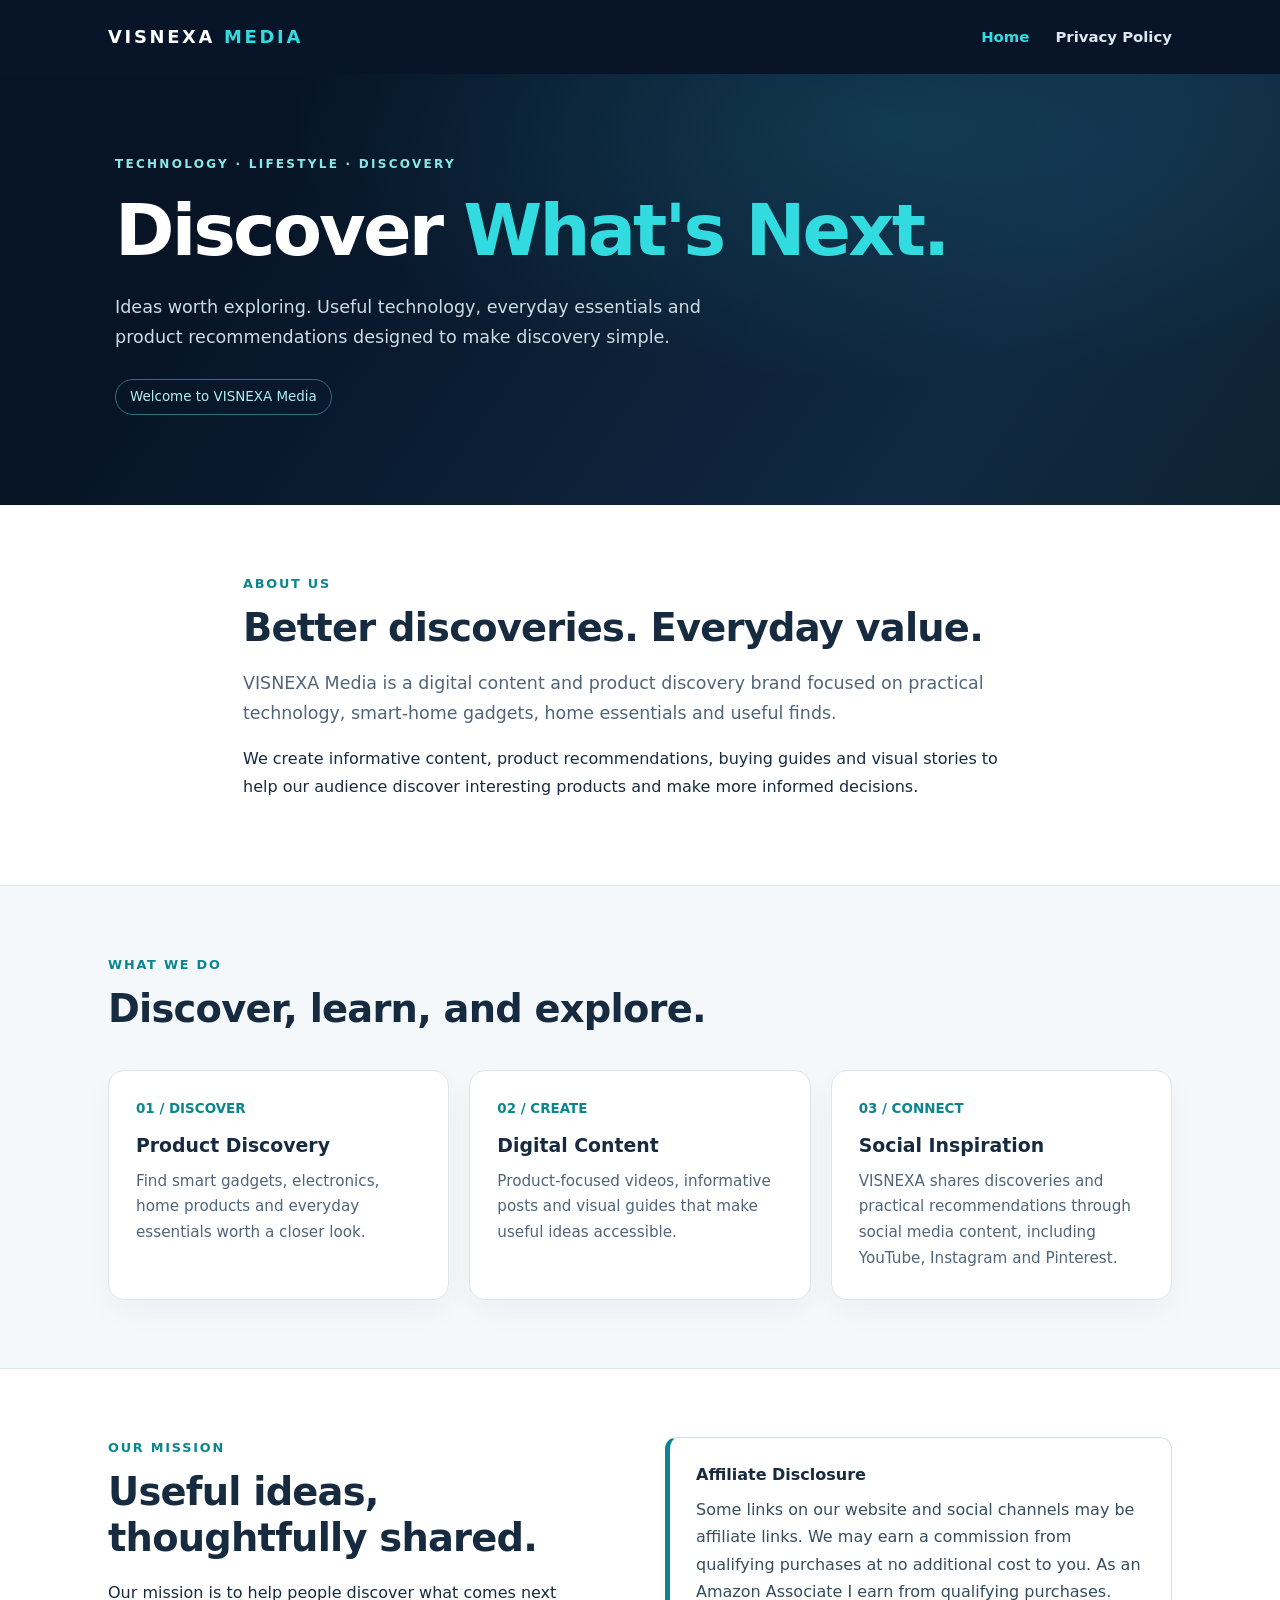
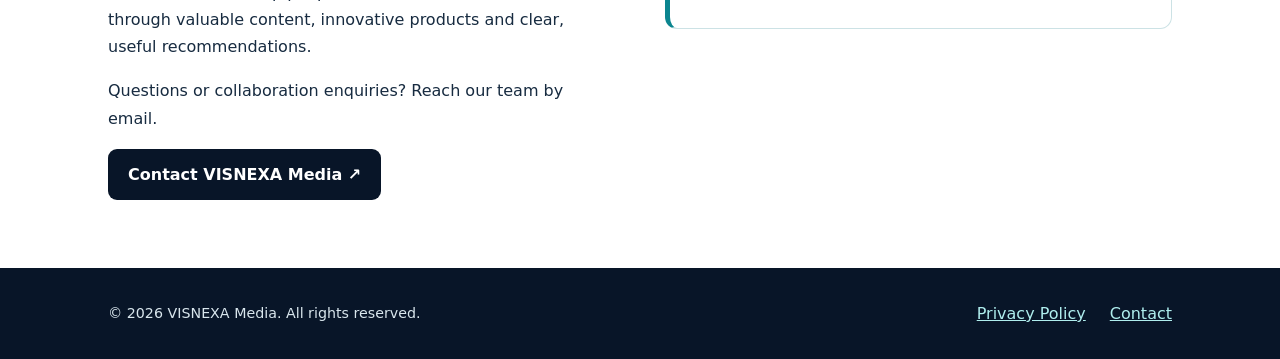
<file: index.html>
<!doctype html>
<html lang="en">
<head>
  <meta charset="utf-8">
  <meta name="viewport" content="width=device-width, initial-scale=1">
  <meta name="description" content="VISNEXA Media helps you discover useful technology, smart gadgets, home essentials and practical product recommendations.">
  <meta name="theme-color" content="#081528">
  <meta property="og:type" content="website">
  <meta property="og:title" content="VISNEXA Media — Discover What's Next">
  <meta property="og:description" content="Discover useful products, technology and smart ideas through VISNEXA Media.">
  <title>VISNEXA Media — Discover What's Next</title>
  <link rel="stylesheet" href="styles.css">
  <link rel="icon" href="favicon.svg" type="image/svg+xml">
</head>
<body>
  <header>
    <div class="topbar">
      <a class="logo" href="./" aria-label="VISNEXA Media home">VISNEXA <b>MEDIA</b></a>
      <nav aria-label="Main navigation">
        <a href="./" aria-current="page">Home</a>
        <a href="privacy-policy.html">Privacy Policy</a>
      </nav>
    </div>
    <div class="hero">
      <div class="hero-inner">
        <div class="eyebrow">Technology · Lifestyle · Discovery</div>
        <h1>Discover <em>What's Next.</em></h1>
        <p>Ideas worth exploring. Useful technology, everyday essentials and product recommendations designed to make discovery simple.</p>
        <span class="pill">Welcome to VISNEXA Media</span>
      </div>
    </div>
  </header>
  <main>
    <section class="container intro" aria-labelledby="about-title">
      <div class="kicker">About us</div>
      <h2 id="about-title">Better discoveries. Everyday value.</h2>
      <p class="lead">VISNEXA Media is a digital content and product discovery brand focused on practical technology, smart-home gadgets, home essentials and useful finds.</p>
      <p>We create informative content, product recommendations, buying guides and visual stories to help our audience discover interesting products and make more informed decisions.</p>
    </section>
    <section class="soft" aria-labelledby="focus-title">
      <div class="container">
        <div class="kicker">What we do</div>
        <h2 id="focus-title">Discover, learn, and explore.</h2>
        <div class="cards">
          <article class="card"><div class="count">01 / DISCOVER</div><h3>Product Discovery</h3><p>Find smart gadgets, electronics, home products and everyday essentials worth a closer look.</p></article>
          <article class="card"><div class="count">02 / CREATE</div><h3>Digital Content</h3><p>Product-focused videos, informative posts and visual guides that make useful ideas accessible.</p></article>
          <article class="card"><div class="count">03 / CONNECT</div><h3>Social Inspiration</h3><p>VISNEXA shares discoveries and practical recommendations through social media content, including YouTube, Instagram and Pinterest.</p></article>
        </div>
      </div>
    </section>
    <section class="container split" aria-label="Mission and disclosures">
      <div>
        <div class="kicker">Our mission</div>
        <h2>Useful ideas, thoughtfully shared.</h2>
        <p>Our mission is to help people discover what comes next through valuable content, innovative products and clear, useful recommendations.</p>
        <p>Questions or collaboration enquiries? Reach our team by email.</p>
        <a class="contact" href="mailto:ghulamjaffar386p@gmail.com">Contact VISNEXA Media ↗</a>
      </div>
      <aside class="notice">
        <strong>Affiliate Disclosure</strong>
        <p>Some links on our website and social channels may be affiliate links. We may earn a commission from qualifying purchases at no additional cost to you. As an Amazon Associate I earn from qualifying purchases.</p>
      </aside>
    </section>
  </main>
  <footer><div class="footer-inner"><p>© 2026 VISNEXA Media. All rights reserved.</p><div class="footer-links"><a href="privacy-policy.html">Privacy Policy</a><a href="mailto:ghulamjaffar386p@gmail.com">Contact</a></div></div></footer>
</body>
</html>
</file>
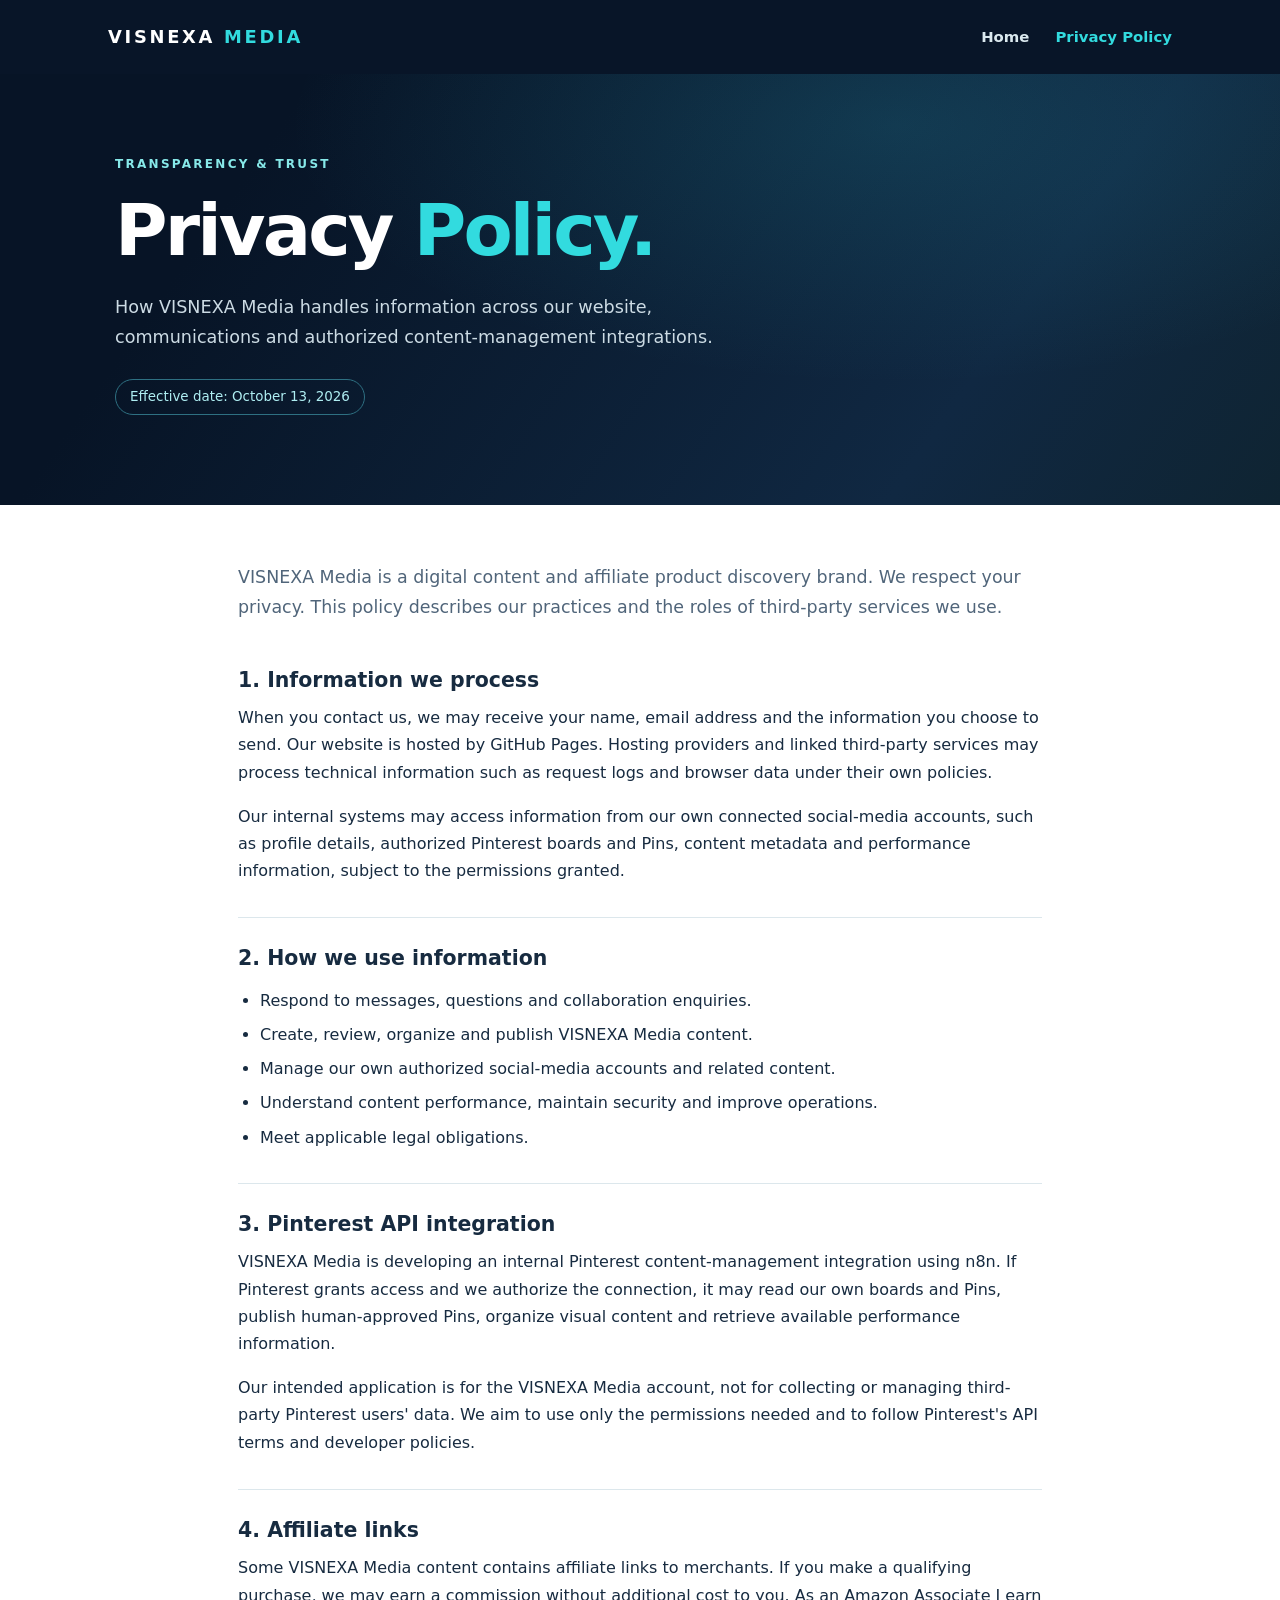
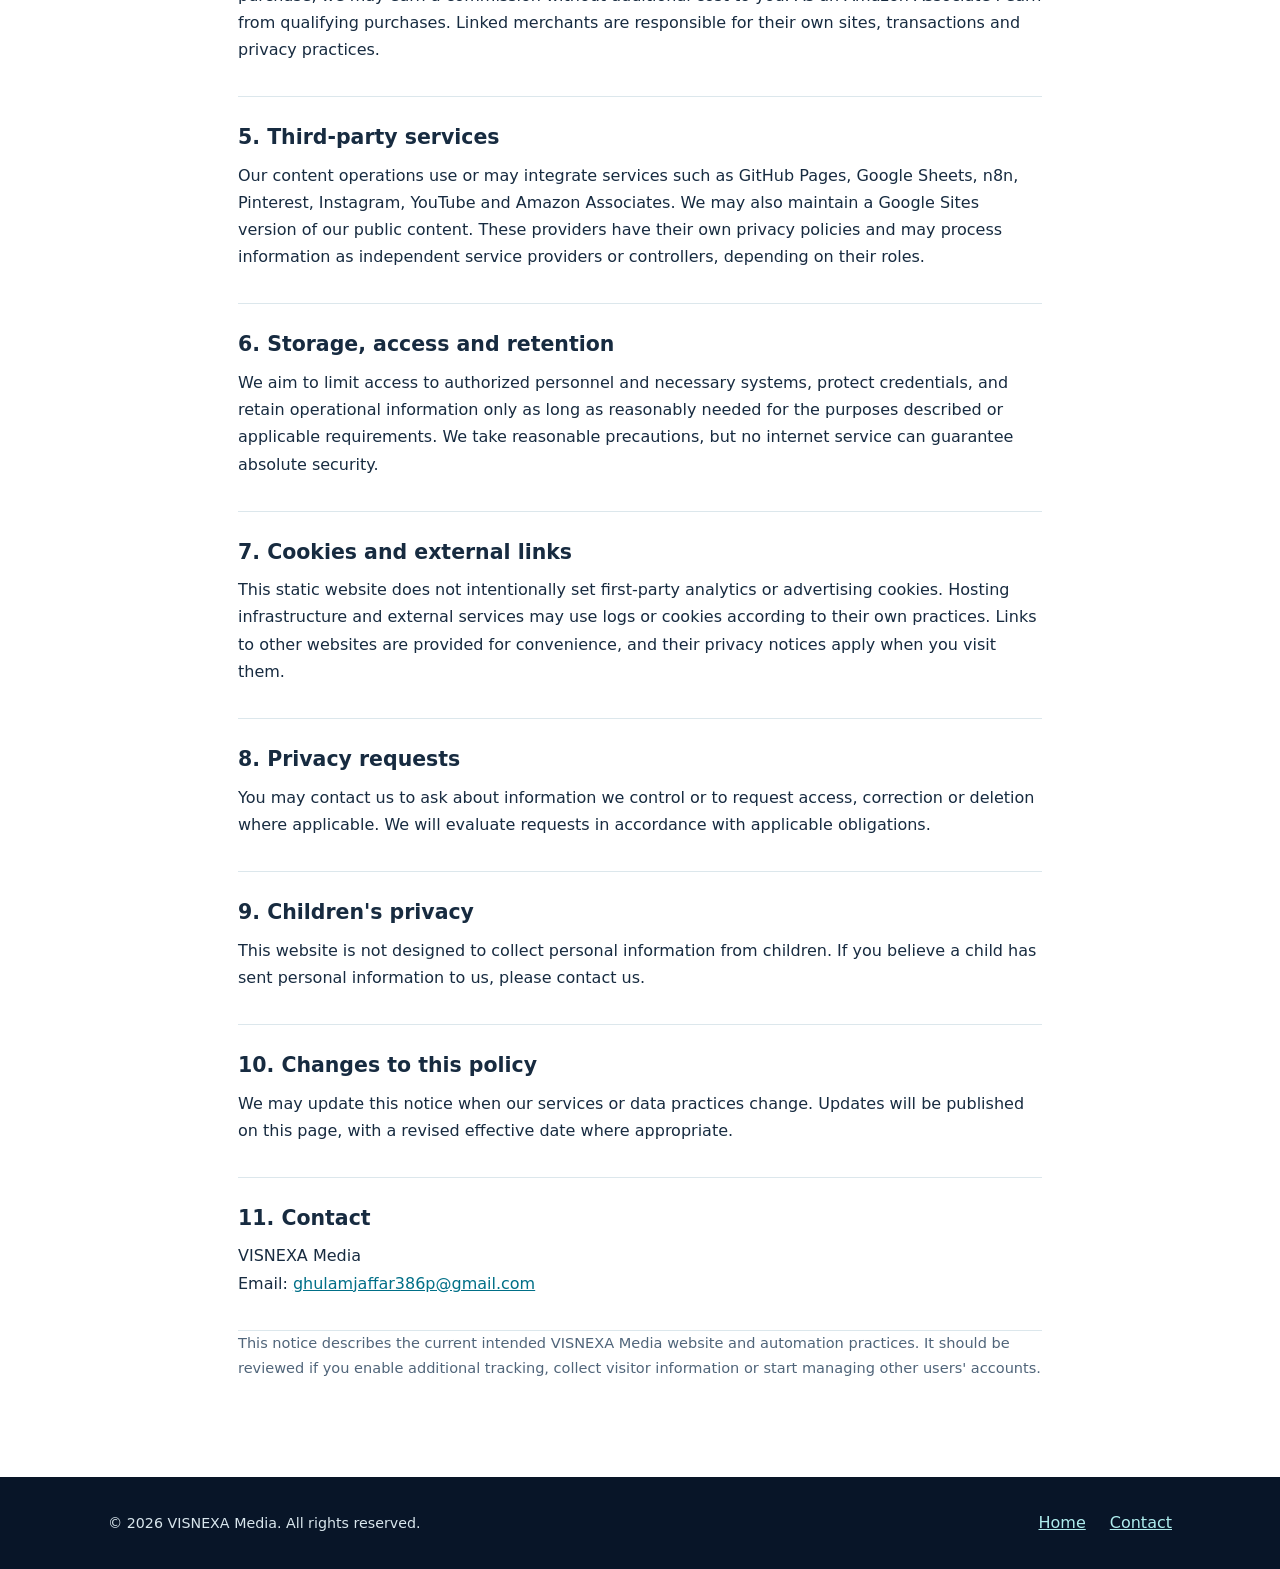
<file: privacy-policy.html>
<!doctype html>
<html lang="en">
<head>
  <meta charset="utf-8">
  <meta name="viewport" content="width=device-width, initial-scale=1">
  <meta name="description" content="Learn how VISNEXA Media handles information for our website, affiliate content, and authorized social media integrations.">
  <meta name="theme-color" content="#081528">
  <title>Privacy Policy | VISNEXA Media</title>
  <link rel="stylesheet" href="styles.css">
  <link rel="icon" href="favicon.svg" type="image/svg+xml">
</head>
<body>
  <header>
    <div class="topbar"><a class="logo" href="./" aria-label="VISNEXA Media home">VISNEXA <b>MEDIA</b></a><nav aria-label="Main navigation"><a href="./">Home</a><a href="privacy-policy.html" aria-current="page">Privacy Policy</a></nav></div>
    <div class="hero"><div class="hero-inner"><div class="eyebrow">Transparency &amp; trust</div><h1>Privacy <em>Policy.</em></h1><p>How VISNEXA Media handles information across our website, communications and authorized content-management integrations.</p><span class="pill">Effective date: October 13, 2026</span></div></div>
  </header>
  <main class="policy">
    <p class="lead policy-intro">VISNEXA Media is a digital content and affiliate product discovery brand. We respect your privacy. This policy describes our practices and the roles of third-party services we use.</p>
    <section><h2>1. Information we process</h2><p>When you contact us, we may receive your name, email address and the information you choose to send. Our website is hosted by GitHub Pages. Hosting providers and linked third-party services may process technical information such as request logs and browser data under their own policies.</p><p>Our internal systems may access information from our own connected social-media accounts, such as profile details, authorized Pinterest boards and Pins, content metadata and performance information, subject to the permissions granted.</p></section>
    <section><h2>2. How we use information</h2><ul><li>Respond to messages, questions and collaboration enquiries.</li><li>Create, review, organize and publish VISNEXA Media content.</li><li>Manage our own authorized social-media accounts and related content.</li><li>Understand content performance, maintain security and improve operations.</li><li>Meet applicable legal obligations.</li></ul></section>
    <section><h2>3. Pinterest API integration</h2><p>VISNEXA Media is developing an internal Pinterest content-management integration using n8n. If Pinterest grants access and we authorize the connection, it may read our own boards and Pins, publish human-approved Pins, organize visual content and retrieve available performance information.</p><p>Our intended application is for the VISNEXA Media account, not for collecting or managing third-party Pinterest users' data. We aim to use only the permissions needed and to follow Pinterest's API terms and developer policies.</p></section>
    <section><h2>4. Affiliate links</h2><p>Some VISNEXA Media content contains affiliate links to merchants. If you make a qualifying purchase, we may earn a commission without additional cost to you. As an Amazon Associate I earn from qualifying purchases. Linked merchants are responsible for their own sites, transactions and privacy practices.</p></section>
    <section><h2>5. Third-party services</h2><p>Our content operations use or may integrate services such as GitHub Pages, Google Sheets, n8n, Pinterest, Instagram, YouTube and Amazon Associates. We may also maintain a Google Sites version of our public content. These providers have their own privacy policies and may process information as independent service providers or controllers, depending on their roles.</p></section>
    <section><h2>6. Storage, access and retention</h2><p>We aim to limit access to authorized personnel and necessary systems, protect credentials, and retain operational information only as long as reasonably needed for the purposes described or applicable requirements. We take reasonable precautions, but no internet service can guarantee absolute security.</p></section>
    <section><h2>7. Cookies and external links</h2><p>This static website does not intentionally set first-party analytics or advertising cookies. Hosting infrastructure and external services may use logs or cookies according to their own practices. Links to other websites are provided for convenience, and their privacy notices apply when you visit them.</p></section>
    <section><h2>8. Privacy requests</h2><p>You may contact us to ask about information we control or to request access, correction or deletion where applicable. We will evaluate requests in accordance with applicable obligations.</p></section>
    <section><h2>9. Children's privacy</h2><p>This website is not designed to collect personal information from children. If you believe a child has sent personal information to us, please contact us.</p></section>
    <section><h2>10. Changes to this policy</h2><p>We may update this notice when our services or data practices change. Updates will be published on this page, with a revised effective date where appropriate.</p></section>
    <section><h2>11. Contact</h2><p>VISNEXA Media<br>Email: <a href="mailto:ghulamjaffar386p@gmail.com">ghulamjaffar386p@gmail.com</a></p></section>
    <p class="small">This notice describes the current intended VISNEXA Media website and automation practices. It should be reviewed if you enable additional tracking, collect visitor information or start managing other users' accounts.</p>
  </main>
  <footer><div class="footer-inner"><p>© 2026 VISNEXA Media. All rights reserved.</p><div class="footer-links"><a href="./">Home</a><a href="mailto:ghulamjaffar386p@gmail.com">Contact</a></div></div></footer>
</body>
</html>
</file>
<file: styles.css>
:root{--navy:#081528;--navy2:#112540;--ink:#172b40;--muted:#50657a;--cyan:#32dbdf;--teal:#0b858f;--line:#dce7ec;--pale:#f4f8fa;--white:#fff;--focus:#006e85}*{box-sizing:border-box}html{scroll-behavior:smooth}body{margin:0;background:var(--white);color:var(--ink);font:16px/1.7 system-ui,-apple-system,"Segoe UI",Roboto,"Helvetica Neue",Arial,sans-serif}a{color:#006f87}a:hover{text-decoration-thickness:2px}a:focus-visible{outline:3px solid var(--focus);outline-offset:3px}header{background:var(--navy);color:var(--white)}.topbar{max-width:1120px;margin:auto;display:flex;align-items:center;justify-content:space-between;gap:24px;padding:22px 28px}.logo{color:#fff;font-size:1.12rem;font-weight:800;letter-spacing:.15em;text-decoration:none}.logo b{color:var(--cyan)}nav{display:flex;align-items:center;gap:26px}nav a{font-size:.93rem;font-weight:600;text-decoration:none;color:#dbe9ef}nav a[aria-current=page],nav a:hover{color:var(--cyan)}.hero{background:radial-gradient(ellipse at 70% 12%,rgba(43,184,202,.16),transparent 48%),linear-gradient(125deg,#071426 20%,#102842 75%,#0f2432);padding:80px 28px 90px;overflow:hidden}.hero-inner{max-width:1050px;margin:auto}.eyebrow{color:#87e9e9;letter-spacing:.19em;text-transform:uppercase;font-size:.75rem;font-weight:800}.hero h1{font-size:clamp(2.45rem,5.6vw,5.1rem);font-weight:750;line-height:1.1;letter-spacing:-.04em;margin:16px 0 23px;max-width:850px}.hero h1 em{color:var(--cyan);font-style:normal}.hero p{color:#ccdbe4;max-width:650px;font-size:1.1rem;margin:0}.pill{display:inline-block;border:1px solid #2e7082;color:#afeef2;padding:6px 14px;border-radius:40px;font-size:.84rem;margin-top:26px}.container{max-width:1120px;margin:auto;padding:68px 28px}.intro{max-width:850px}.kicker{font-size:.8rem;letter-spacing:.14em;color:var(--teal);font-weight:850;text-transform:uppercase}h2{font-size:clamp(1.7rem,3vw,2.4rem);line-height:1.2;letter-spacing:-.02em;margin:10px 0 18px}p{margin:0 0 17px}.lead{font-size:1.09rem;color:var(--muted)}.cards{display:grid;grid-template-columns:repeat(3,minmax(0,1fr));gap:20px;margin-top:38px}.card{border:1px solid var(--line);border-radius:16px;padding:27px;background:#fff;box-shadow:0 12px 30px rgba(11,39,69,.035)}.card .count{color:var(--teal);font-size:.84rem;font-weight:800}.card h3{margin:8px 0;font-size:1.18rem}.card p{color:var(--muted);font-size:.95rem;margin:0}.soft{background:var(--pale);border-top:1px solid var(--line);border-bottom:1px solid var(--line)}.split{display:grid;grid-template-columns:1fr 1fr;gap:50px;align-items:start}.notice{background:#fff;border:1px solid #cce2e5;border-left:5px solid var(--teal);padding:23px 26px;border-radius:12px}.notice strong{display:block;margin-bottom:8px}.notice p{margin:0;color:#354d5d}.contact{display:inline-flex;align-items:center;gap:8px;background:var(--navy);color:#fff;text-decoration:none;font-weight:700;border-radius:9px;padding:12px 20px}.contact:hover{background:#163953}.policy-intro{max-width:840px}.policy{max-width:860px;margin:auto;padding:58px 28px 80px}.policy section{padding:16px 0;border-bottom:1px solid var(--line)}.policy section:last-child{border-bottom:0}.policy h2{font-size:1.28rem;letter-spacing:0;margin:12px 0}.policy ul{padding-left:22px}.policy li{margin-bottom:7px}.small{font-size:.91rem;color:var(--muted)}footer{background:var(--navy);color:#d9e6ed}footer .footer-inner{max-width:1120px;margin:auto;padding:32px 28px;display:flex;align-items:center;justify-content:space-between;flex-wrap:wrap;gap:12px}footer p{margin:0;font-size:.89rem}footer a{color:#afeeee}footer .footer-links{display:flex;gap:24px}button{font:inherit}@media(max-width:760px){.topbar{padding:16px 20px}.logo{font-size:.95rem}nav{gap:13px}nav a{font-size:.85rem}.hero{padding:60px 22px 70px}.container{padding:48px 22px}.cards{grid-template-columns:1fr}.split{grid-template-columns:1fr;gap:22px}.policy{padding:40px 22px 62px}.footer-inner{flex-direction:column;align-items:flex-start!important}}@media(prefers-reduced-motion:reduce){html{scroll-behavior:auto}}
</file>
